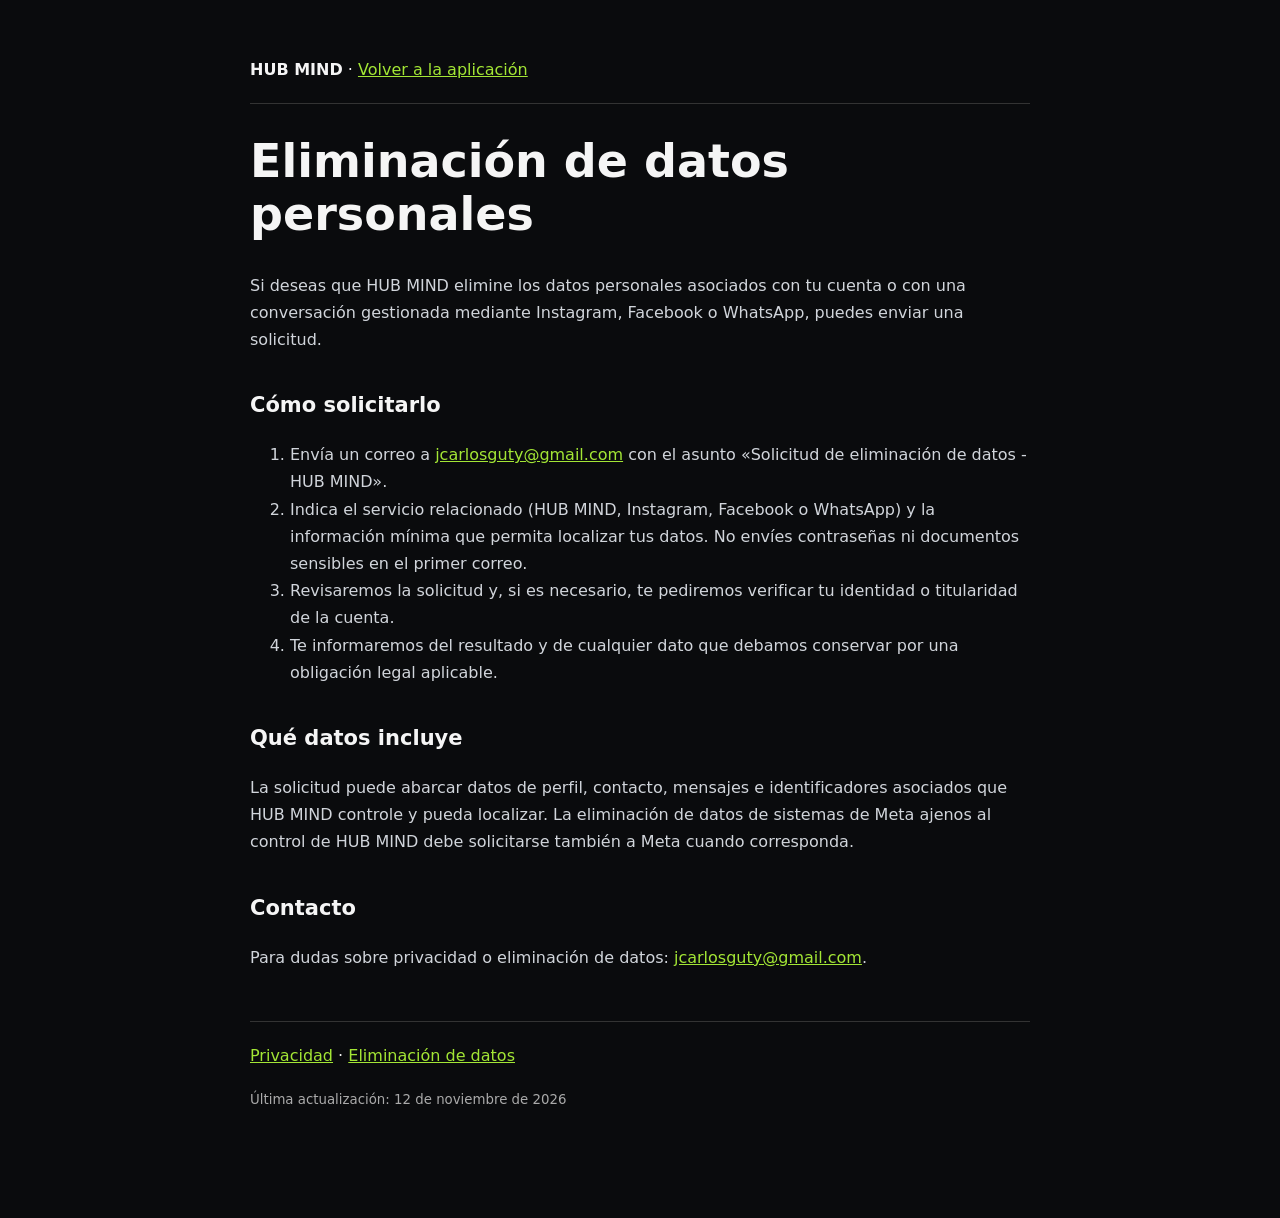
<file: data-deletion.html>
<!doctype html><html lang="es"><head><meta charset="utf-8"><meta name="viewport" content="width=device-width,initial-scale=1"><meta name="robots" content="index,follow"><title>Eliminación de datos | HUB MIND</title><style>body{margin:0;background:#0a0b0d;color:#f5f5f5;font:16px/1.7 system-ui,-apple-system,sans-serif}main{max-width:780px;margin:0 auto;padding:56px 22px 90px}h1{font-size:clamp(30px,5vw,46px);line-height:1.15}h2{font-size:21px;margin-top:35px}p,li{color:#d1d5db}a{color:#a3e635}header{border-bottom:1px solid #333;padding-bottom:20px}small{color:#aaa}footer{border-top:1px solid #333;margin-top:50px;padding-top:20px}</style></head><body><main><header><strong>HUB MIND</strong> · <a href="/">Volver a la aplicación</a></header><h1>Eliminación de datos personales</h1><p>Si deseas que HUB MIND elimine los datos personales asociados con tu cuenta o con una conversación gestionada mediante Instagram, Facebook o WhatsApp, puedes enviar una solicitud.</p><h2>Cómo solicitarlo</h2><ol><li>Envía un correo a <a href="mailto:jcarlosguty@gmail.com?subject=Solicitud%20de%20eliminaci%C3%B3n%20de%20datos%20-%20HUB%20MIND">jcarlosguty@gmail.com</a> con el asunto «Solicitud de eliminación de datos - HUB MIND».</li><li>Indica el servicio relacionado (HUB MIND, Instagram, Facebook o WhatsApp) y la información mínima que permita localizar tus datos. No envíes contraseñas ni documentos sensibles en el primer correo.</li><li>Revisaremos la solicitud y, si es necesario, te pediremos verificar tu identidad o titularidad de la cuenta.</li><li>Te informaremos del resultado y de cualquier dato que debamos conservar por una obligación legal aplicable.</li></ol><h2>Qué datos incluye</h2><p>La solicitud puede abarcar datos de perfil, contacto, mensajes e identificadores asociados que HUB MIND controle y pueda localizar. La eliminación de datos de sistemas de Meta ajenos al control de HUB MIND debe solicitarse también a Meta cuando corresponda.</p><h2>Contacto</h2><p>Para dudas sobre privacidad o eliminación de datos: <a href="mailto:jcarlosguty@gmail.com">jcarlosguty@gmail.com</a>.</p><footer><a href="/privacy">Privacidad</a> · <a href="/data-deletion">Eliminación de datos</a><p><small>Última actualización: 12 de noviembre de 2026</small></p></footer></main></body></html>
</file>
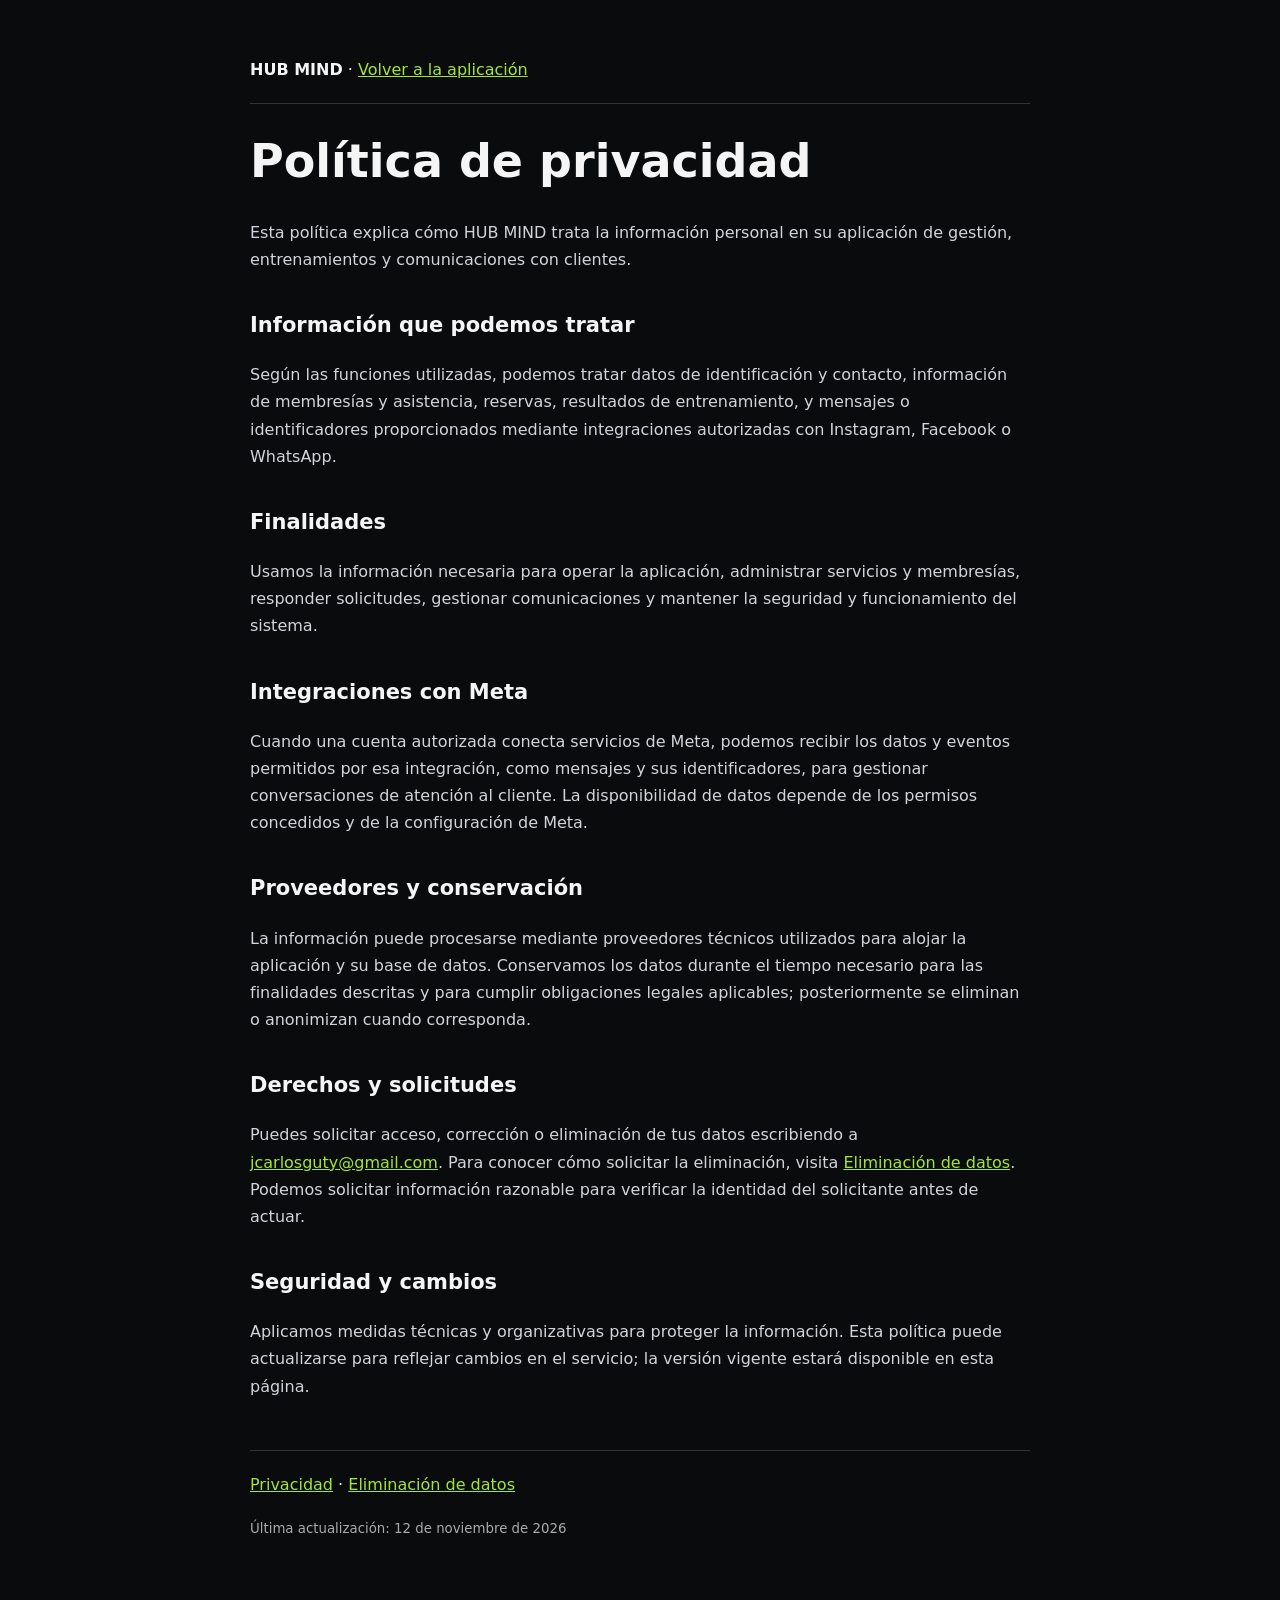
<file: privacy.html>
<!doctype html><html lang="es"><head><meta charset="utf-8"><meta name="viewport" content="width=device-width,initial-scale=1"><meta name="robots" content="index,follow"><title>Política de privacidad | HUB MIND</title><style>body{margin:0;background:#0a0b0d;color:#f5f5f5;font:16px/1.7 system-ui,-apple-system,sans-serif}main{max-width:780px;margin:0 auto;padding:56px 22px 90px}h1{font-size:clamp(30px,5vw,46px);line-height:1.15}h2{font-size:21px;margin-top:35px}p,li{color:#d1d5db}a{color:#a3e635}header{border-bottom:1px solid #333;padding-bottom:20px}small{color:#aaa}footer{border-top:1px solid #333;margin-top:50px;padding-top:20px}</style></head><body><main><header><strong>HUB MIND</strong> · <a href="/">Volver a la aplicación</a></header><h1>Política de privacidad</h1><p>Esta política explica cómo HUB MIND trata la información personal en su aplicación de gestión, entrenamientos y comunicaciones con clientes.</p><h2>Información que podemos tratar</h2><p>Según las funciones utilizadas, podemos tratar datos de identificación y contacto, información de membresías y asistencia, reservas, resultados de entrenamiento, y mensajes o identificadores proporcionados mediante integraciones autorizadas con Instagram, Facebook o WhatsApp.</p><h2>Finalidades</h2><p>Usamos la información necesaria para operar la aplicación, administrar servicios y membresías, responder solicitudes, gestionar comunicaciones y mantener la seguridad y funcionamiento del sistema.</p><h2>Integraciones con Meta</h2><p>Cuando una cuenta autorizada conecta servicios de Meta, podemos recibir los datos y eventos permitidos por esa integración, como mensajes y sus identificadores, para gestionar conversaciones de atención al cliente. La disponibilidad de datos depende de los permisos concedidos y de la configuración de Meta.</p><h2>Proveedores y conservación</h2><p>La información puede procesarse mediante proveedores técnicos utilizados para alojar la aplicación y su base de datos. Conservamos los datos durante el tiempo necesario para las finalidades descritas y para cumplir obligaciones legales aplicables; posteriormente se eliminan o anonimizan cuando corresponda.</p><h2>Derechos y solicitudes</h2><p>Puedes solicitar acceso, corrección o eliminación de tus datos escribiendo a <a href="mailto:jcarlosguty@gmail.com">jcarlosguty@gmail.com</a>. Para conocer cómo solicitar la eliminación, visita <a href="/data-deletion">Eliminación de datos</a>. Podemos solicitar información razonable para verificar la identidad del solicitante antes de actuar.</p><h2>Seguridad y cambios</h2><p>Aplicamos medidas técnicas y organizativas para proteger la información. Esta política puede actualizarse para reflejar cambios en el servicio; la versión vigente estará disponible en esta página.</p><footer><a href="/privacy">Privacidad</a> · <a href="/data-deletion">Eliminación de datos</a><p><small>Última actualización: 12 de noviembre de 2026</small></p></footer></main></body></html>
</file>
